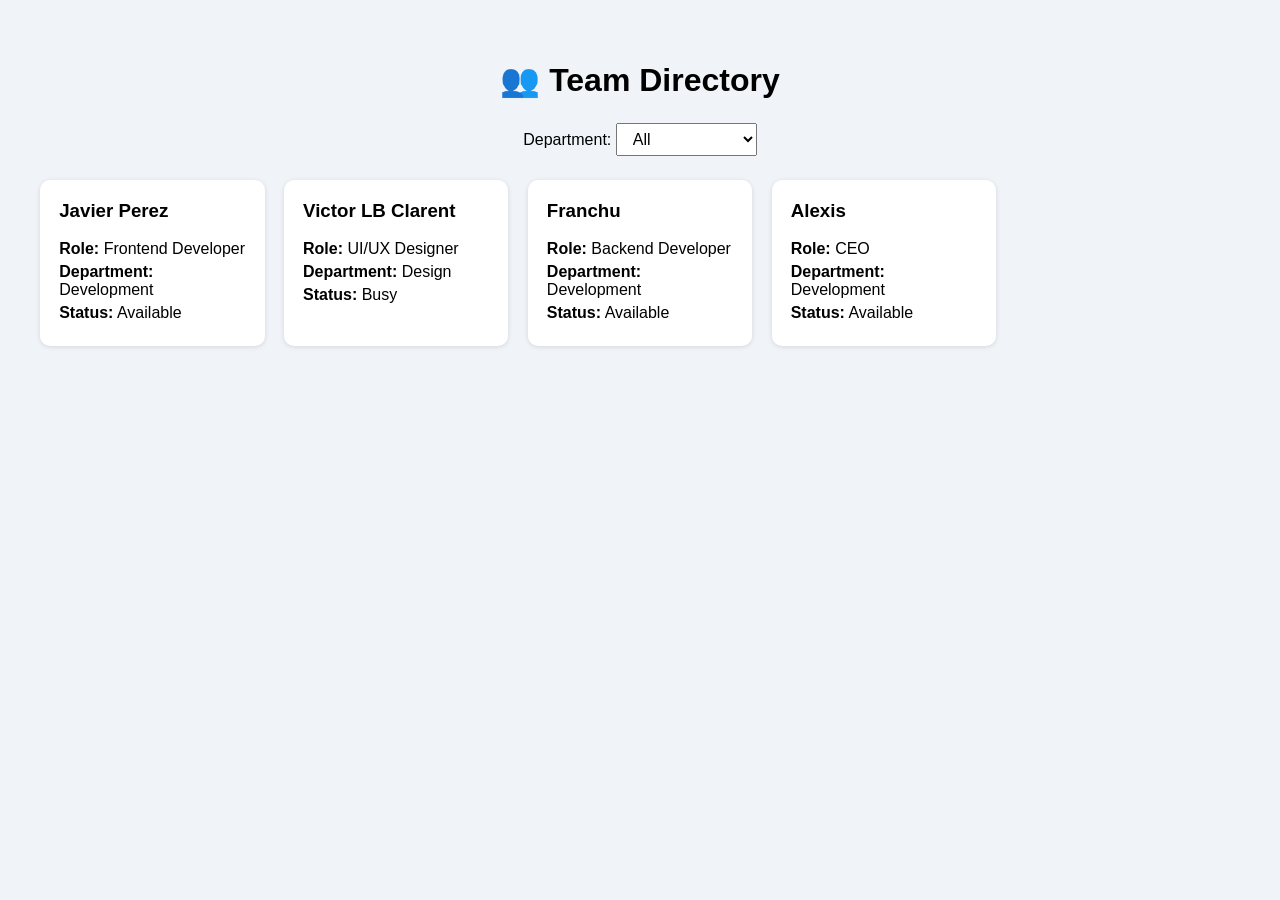
<file: repository-root/member/index.html>
<!DOCTYPE html>
<html lang="en">
<head>
  <meta charset="UTF-8" />
  <meta name="viewport" content="width=device-width, initial-scale=1.0" />
  <title>Team Directory</title>
  <link rel="stylesheet" href="style.css" />
</head>
<body>
  <h1>👥 Team Directory</h1>
  <div class="filter">
    <label for="department-filter">Department: </label>
    <select id="department-filter">
      <option value="All">All</option>
    </select>
  </div>
  <div id="member-container" class="container"></div>
  <script type="module" src="app.js"></script>
</body>
</html>
</file>
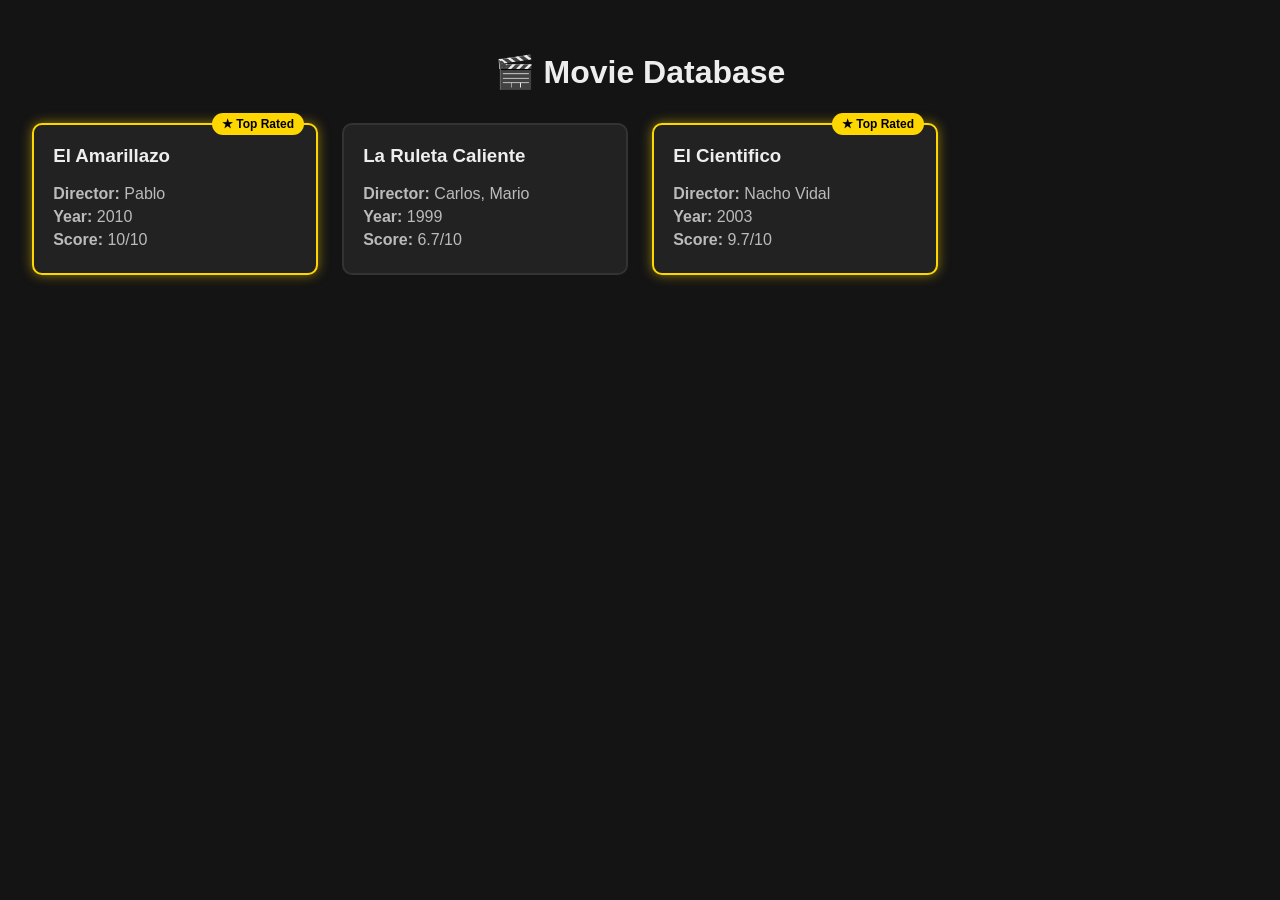
<file: repository-root/movie/index.html>
<!DOCTYPE html>
<html lang="en">
<head>
  <meta charset="UTF-8" />
  <meta name="viewport" content="width=device-width, initial-scale=1.0" />
  <title>Movie Database</title>
  <link rel="stylesheet" href="style.css" />
</head>
<body>
  <h1>🎬 Movie Database</h1>
  <div id="movie-container" class="container"></div>
  <script type="module" src="app.js"></script>
</body>
</html>
</file>
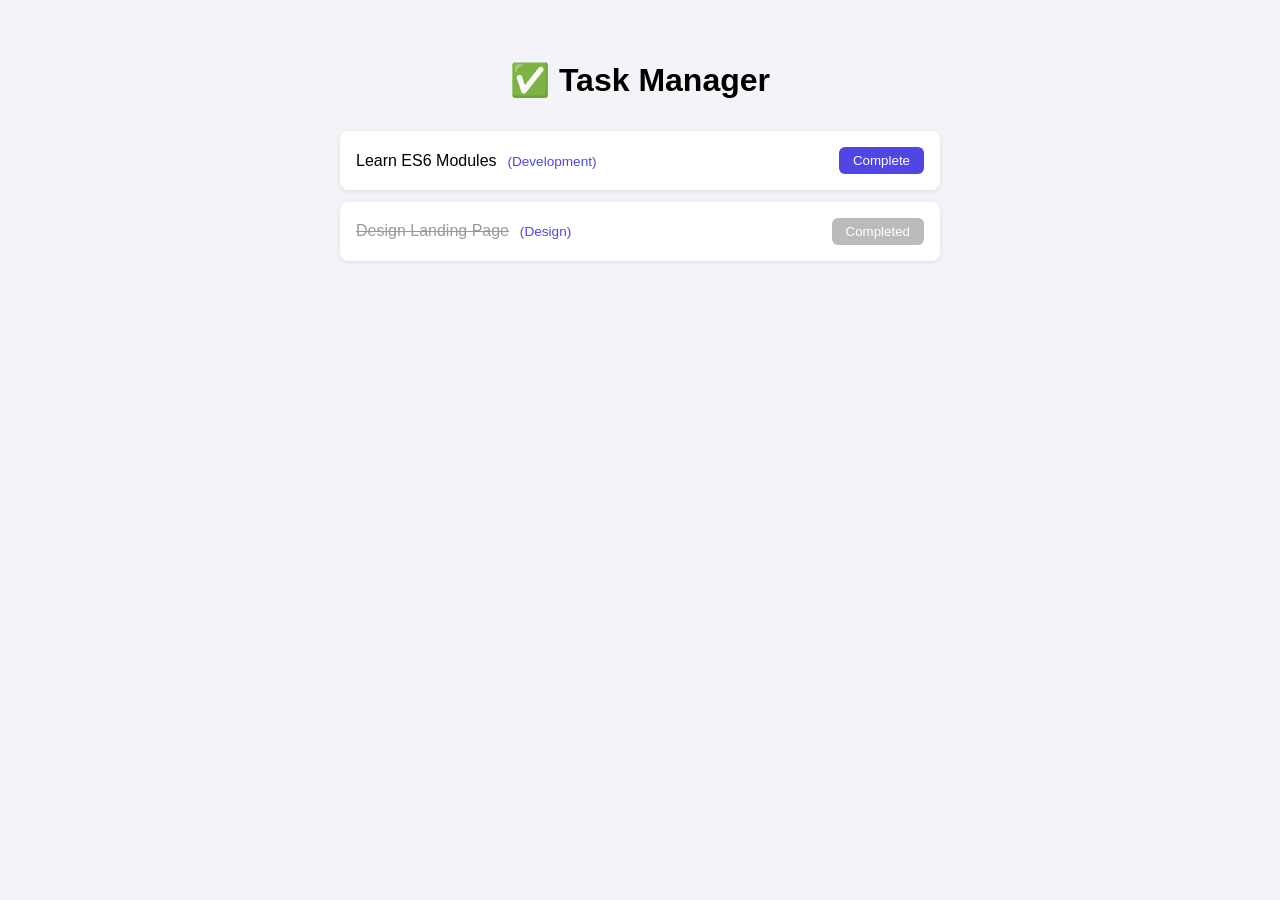
<file: repository-root/task/index.html>
<!DOCTYPE html>
<html lang="en">
<head>
  <meta charset="UTF-8" />
  <meta name="viewport" content="width=device-width, initial-scale=1.0" />
  <title>Task Manager</title>
  <link rel="stylesheet" href="style.css" />
</head>
<body>
  <h1>✅ Task Manager</h1>
  <div id="task-container" class="container"></div>
  <script type="module" src="app.js"></script>
</body>
</html>
</file>
<file: repository-root/member/style.css>
body { font-family: Arial, sans-serif; background: #f0f4f8; padding: 2rem; }
h1 { text-align: center; }
.filter { text-align: center; margin: 1.5rem 0; }
select { padding: 6px 12px; font-size: 1rem; }
.container { display: grid; grid-template-columns: repeat(auto-fill, minmax(220px, 1fr)); gap: 1.2rem; }
.member-card { background: #fff; padding: 1.2rem; border-radius: 10px; box-shadow: 0 1px 5px rgba(0, 0, 0, 0.12); }
.member-card h3 { margin-top: 0; }
.member-card p { margin: 0.3rem 0; }
</file>
<file: repository-root/movie/style.css>
body { font-family: Arial, sans-serif; background: #141414; color: #eee; margin: 0; padding: 2rem; }
h1 { text-align: center; }
.container { display: grid; grid-template-columns: repeat(auto-fill, minmax(240px, 1fr)); gap: 1.5rem; margin-top: 2rem; }
.movie-card { position: relative; background: #222; border: 2px solid #333; border-radius: 10px; padding: 1.2rem; }
.movie-card h3 { margin-top: 0; }
.movie-card p { margin: 0.3rem 0; color: #bbb; }
.top-rated { border-color: gold; box-shadow: 0 0 12px rgba(255, 215, 0, 0.5); }
.badge { position: absolute; top: -12px; right: 12px; background: gold; color: #000; font-size: 0.75rem; font-weight: bold; padding: 4px 10px; border-radius: 12px; }
</file>
<file: repository-root/task/style.css>
body { font-family: Arial, sans-serif; background: #f4f4f8; padding: 2rem; }
h1 { text-align: center; }
.container { max-width: 600px; margin: 2rem auto; }
.task-item { display: flex; justify-content: space-between; align-items: center; background: #fff; padding: 1rem; margin-bottom: 0.7rem; border-radius: 8px; box-shadow: 0 1px 4px rgba(0, 0, 0, 0.1); }
.category-tag { color: #4f46e5; font-size: 0.85rem; margin-left: 0.4rem; }
.task-item.completed .task-text { text-decoration: line-through; color: #999; }
.complete-btn { background: #4f46e5; color: #fff; border: none; padding: 6px 14px; border-radius: 6px; cursor: pointer; }
.complete-btn:disabled { background: #bbb; cursor: not-allowed; }
</file>
